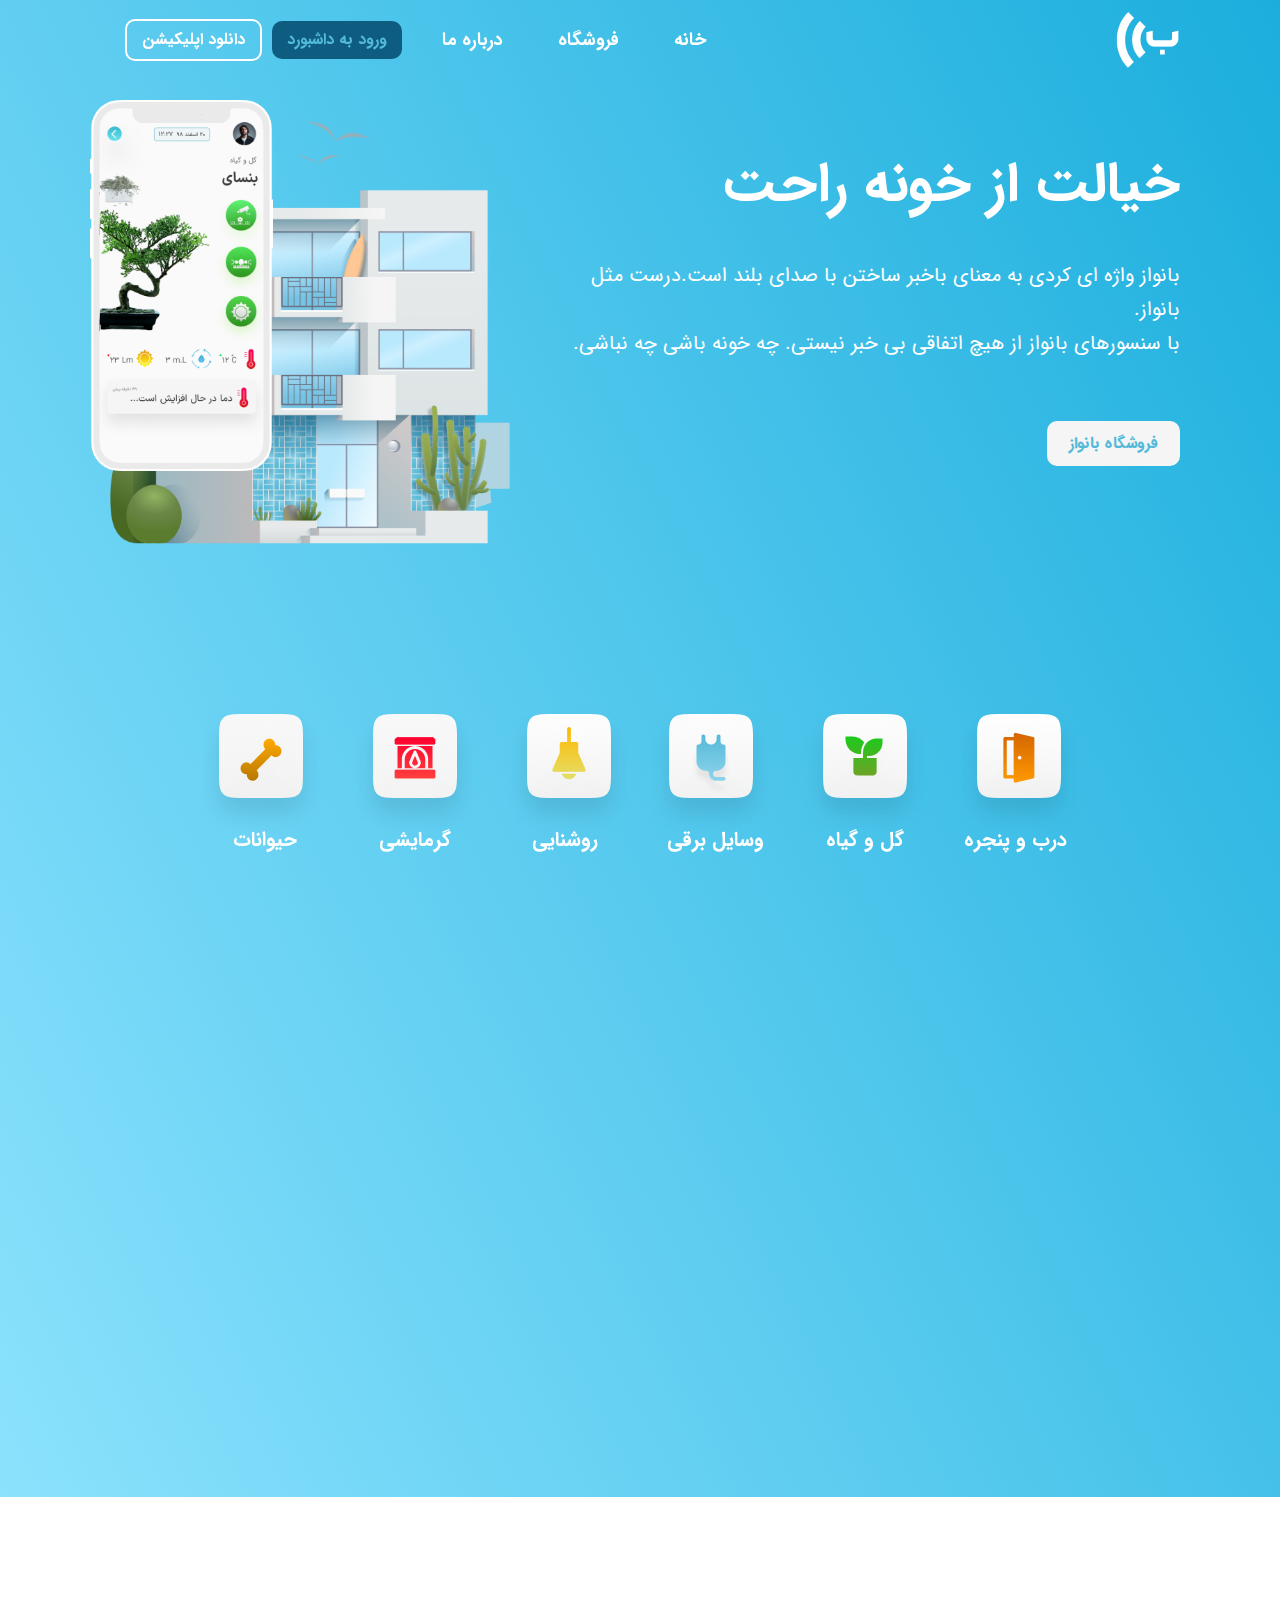
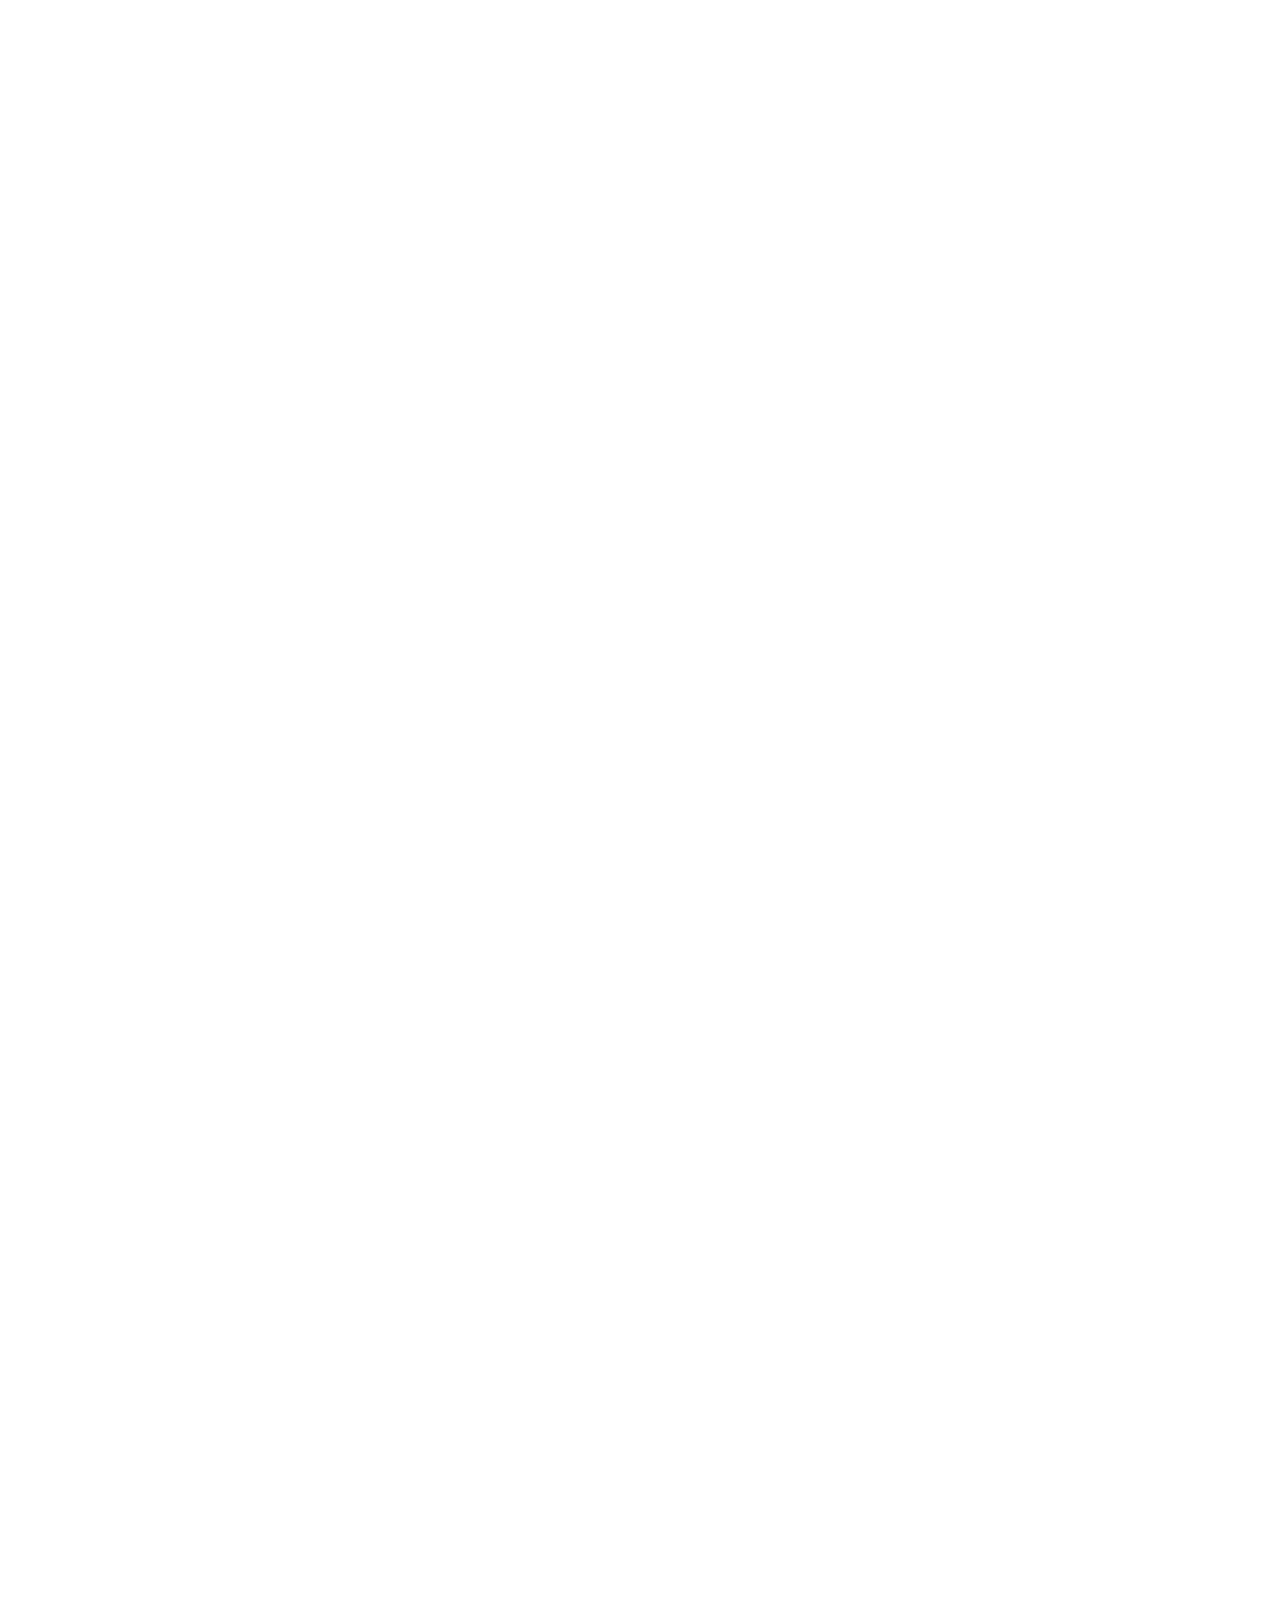
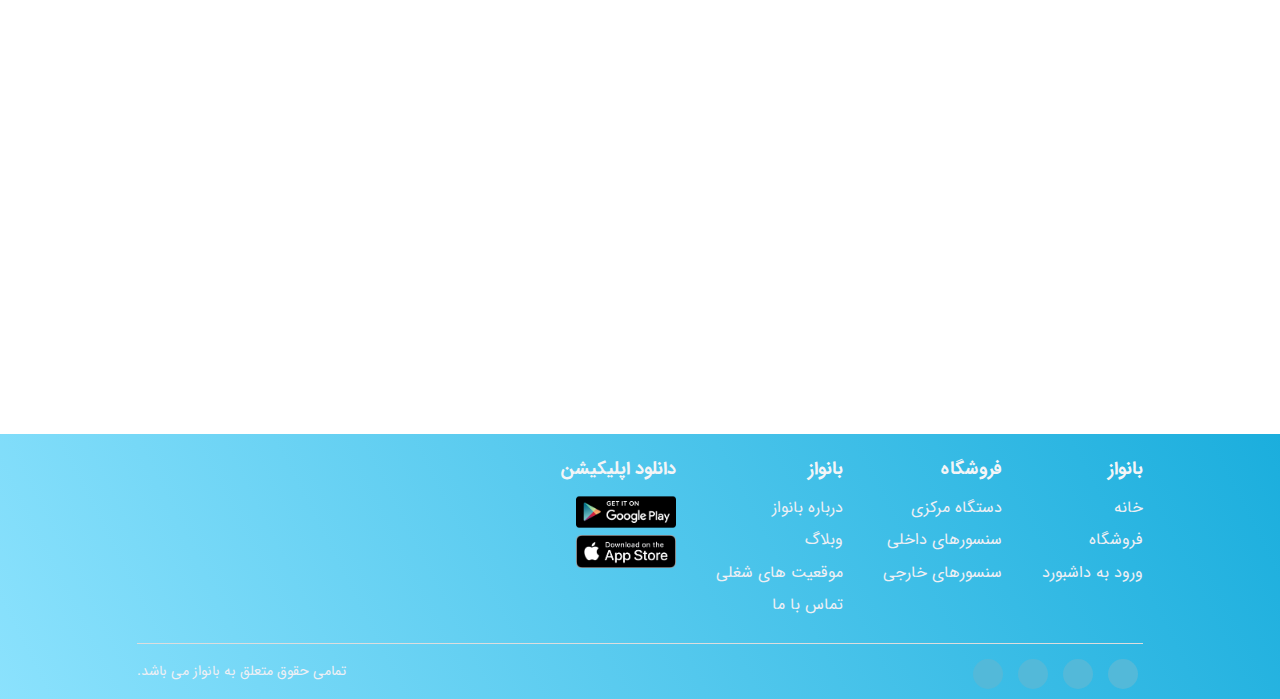
<file: index.html>
<!DOCTYPE html>
<html lang="fa" dir="rtl">
  <head>
    <meta charset="UTF-8" />
    <meta http-equiv="X-UA-Compatible" content="IE=edge" />
    <meta name="viewport" content="width=device-width, initial-scale=1.0" />
    <link rel="stylesheet" href="/css/fonts.css" />
    <link rel="stylesheet" href="/css/style.css" />
    <link
      rel="stylesheet"
      href="https://cdnjs.cloudflare.com/ajax/libs/font-awesome/6.1.2/css/all.min.css"
      integrity="sha512-1sCRPdkRXhBV2PBLUdRb4tMg1w2YPf37qatUFeS7zlBy7jJI8Lf4VHwWfZZfpXtYSLy85pkm9GaYVYMfw5BC1A=="
      crossorigin="anonymous"
      referrerpolicy="no-referrer"
    />
    <link href="https://unpkg.com/aos@2.3.1/dist/aos.css" rel="stylesheet">
    <title>Banvaaz Demo</title>
  </head>
  <body>
    <div class="bg-wrapper">
      <header class="main-header">
        <nav class="nav container">
          <a href="#" class="nav__logo"
            ><img src="/assets/images/Logo.png" alt="logo"
          /></a>
          <div class="nav__buttons">
            <div><a href="#" class="btn">فروشگاه بانواز</a></div>
            <div class="nav__toggler">
              <div class="bar bar-one"></div>
              <div class="bar bar-two"></div>
              <div class="bar bar-three"></div>
            </div>
          </div>
          <ul class="nav__list">
            <li class="nav__item"><a href="#">خانه</a></li>
            <li class="nav__item"><a href="#">فروشگاه</a></li>
            <li class="nav__item"><a href="#">درباره ما</a></li>
            <li class="nav__item cta">
              <a href="#" class="btn btn--dashboard">ورود به داشبورد</a>
              <a href="#" class="btn btn--download">دانلود اپلیکیشن</a>
            </li>
          </ul>
        </nav>
      </header>
      <section class="hero container block">
        <div class="hero-wrapper">
          <div class="hero__detail">
            <h1>خیالت از خونه راحت</h1>
            <p>
              بانواز واژه ای کردی به معنای باخبر ساختن با صدای بلند است.درست مثل
              بانواز.<br />با سنسورهای بانواز از هیچ اتفاقی بی خبر نیستی. چه خونه
              باشی چه نباشی.
            </p>
            <button class="btn">فروشگاه بانواز</button>
          </div>
          <div class="hero__img">
            <img
              src="/assets/images/home.png"
              alt="home-image"
              class="home-img"
            />
            <img
              src="/assets/images/iPhone.png"
              alt="iPhone-image"
              class="mobile-img"
            />
          </div>
        </div>
      </section>
      <section class="sensors container block" data-aos="fade-up" data-aos-duration="1000">
        <div class="sensors__items">
          <div class="sensors__item">
            <img src="/assets/images/sensor-1.png" alt="window-sensor">
            <p>درب و پنجره</p>
          </div>
          <div class="sensors__item">
            <img src="/assets/images/sensor-2.png" alt="plant-sensor">
            <p>گل و گیاه</p>
          </div>
          <div class="sensors__item">
            <img src="/assets/images/sensor-3.png" alt="electronic-sensor">
            <p>وسایل برقی</p>
          </div>
          <div class="sensors__item">
            <img src="/assets/images/sensor-4.png" alt="lighting-sensor">
            <p>روشنایی</p>
          </div>
          <div class="sensors__item">
            <img src="/assets/images/sensor-5.png" alt="heating-sensor">
            <p>گرمایشی</p>
          </div>
          <div class="sensors__item">
            <img src="/assets/images/sensor-6.png" alt="pet-sensor">
            <p>حیوانات</p>
          </div>
        </div>
      </section>
      <section class="info info-device" data-aos="fade-up" data-aos-duration="1000">
        <div class="container block">
          <div class="info-wrapper">
            <div class="info__img">
              <img src="/assets/images/device.png" alt="device-image" />
            </div>
            <div class="info__detail">
              <h2>مدیریت با دستگاه مرکزی</h2>
              <p>بانواز برای مدیریت و کنترل سنسورهای خودش از یک دستگاه مرکزی استفاده میکنه که همه چیز تحت کنترل همین دستگاه مرکزیه. دستگاه به کمک اینترنت به گوشی شما متصل میشه و شما میتونین همه چیز رو تحت کنترل خودتون بگیرین.</p>
            </div>
          </div>
        </div>
      </section>
    </div>
    <section class="info info-child" data-aos="fade-up" data-aos-duration="1000">
      <div class="container block">
        <div class="info-wrapper">
          <div class="info__img">
            <img src="/assets/images/child.png" alt="child-image" />
          </div>
          <div class="info__detail">
            <h2>دارای تنظیمات مخصوص کودکان</h2>
            <p>نگران تغییر تنظیمات بانواز توسط فرزند عزیزت نباش.</p>
            <button class="btn">دانلود بروشور</button>
          </div>
        </div>
      </div>
    </section>
    <section class="info info-remote" data-aos="fade-up" data-aos-duration="1000">
      <div class="container block">
        <div class="info-wrapper">
          <div class="info__img">
            <img src="/assets/images/iPhone 12 Mini.png" alt="iPhone-image" />
          </div>
          <div class="info__detail">
            <h2>مدیریت خانه روی گوشی</h2>
            <p>با دانلود اپلیکیشن بانواز میتونی تمامی سنسورها رو روی گوشیت مشاهده و کنترل کنی.</p>
        <button class="btn">دانلود اپلیکیشن</button>
          </div>
        </div>
      </div>
    </section>
    <section class="features" data-aos="fade-up" data-aos-duration="1000">
      <div class="container block">
        <h2>قابلیت های ویژه بانواز</h2>
        <div class="features__items">
          <div class="features__item">
            <div class="feature__img">
              <img src="/assets/images/feature-1.png" alt="pet-feature" />
            </div>
            <div class="feature__text">
              <p>
                سنسورهایی که برای حیوان های خانگی شما نصب میشن میتونن با هوش
                مصنوعی گرسنه بودن اون رو تشخیص بدن!
              </p>
            </div>
          </div>
          <div class="features__item">
            <div class="feature__img">
              <img src="/assets/images/feature-2.png" alt="plant-feature" />
            </div>
            <div class="feature__text">
              <p>
                با محاسبه حرارت اطراف خاک گیاهان میشه فهمید کی باید دوباره به
                گیاه ها آب بدی!
              </p>
            </div>
          </div>
          <div class="features__item">
            <div class="feature__img">
              <img
                src="/assets/images/feature-3.png"
                alt="electronic-feature"
              />
            </div>
            <div class="feature__text">
              <p>
                میتونی مدت زمان روشن بودن دستگاه های الکتریکی رو کنترل کنی. یا
                حتی برای روشن بودن اون&nbsp;ها از بانواز کمک بگیری.
              </p>
            </div>
          </div>
          <div class="features__item">
            <div class="feature__img">
              <img src="/assets/images/feature-4.png" alt="window-feature" />
            </div>
            <div class="feature__text">
              <p>
                باز و بسته شدن درب ها و پنجره ها، تشخیص حضور انسان و کلی قابلیت
                دیگه در سنسورهای بانواز!
              </p>
            </div>
          </div>
        </div>
      </div>
    </section>
    <section class="info info-partners" data-aos="fade-up" data-aos-duration="1000">
      <div class="container block">
        <div class="info-wrapper">
          <div class="info__img">
            <img src="/assets/images/partners.png" alt="partners-image" />
          </div>
          <div class="info__detail">
            <h2>رفقای بانواز</h2>
            <p>ما افتخار همکاری با بیش از ده ها شرکت رو در بانواز داریم.</p>
          </div>
        </div>
      </div>
    </section>
    <footer class="main-footer">
      <div class="container footer">
        <div class="footer__item">
          <h6>بانواز</h6>
          <a href="#">خانه</a>
          <a href="#">فروشگاه</a>
          <a href="#">ورود به داشبورد</a>
        </div>
        <div class="footer__item">
          <h6>فروشگاه</h6>
          <a href="#">دستگاه مرکزی</a>
          <a href="#">سنسورهای داخلی</a>
          <a href="#">سنسورهای خارجی</a>
        </div>
        <div class="footer__item">
          <h6>بانواز</h6>
          <a href="#">درباره بانواز</a>
          <a href="#">وبلاگ</a>
          <a href="#">موقعیت های شغلی</a>
          <a href="#">تماس با ما</a>
        </div>
        <div class="footer__item footer__download">
          <h6>دانلود اپلیکیشن</h6>
          <a href="#">
            <img src="/assets/images/google-play.png" alt="get it on Google Play">
          </a>
          <a href="#">
            <img src="/assets/images/app-store.png" alt="get it on App Store">
          </a>
        </div>
        <div class="footer__social">
          <div class="footer__icons">
            <a href="#"><i class="fa-brands fa-youtube"></i></a>
            <a href="#"><i class="fa-brands fa-twitter"></i></a>
            <a href="#"><i class="fa-brands fa-dribbble"></i></a>
            <a href="#"><i class="fa-brands fa-instagram"></i></a>
          </div>
          <div>
            <p>تمامی حقوق متعلق به بانواز می باشد.</p>
          </div>
        </div>
      </div>
    </footer>

    <script src="https://unpkg.com/aos@2.3.1/dist/aos.js"></script>
    <script>
      AOS.init();
    </script>
    <script src="/js/main.js"></script>
  </body>
</html>
</file>
<file: css/fonts.css>
@font-face {
  font-family: "IRANSans";
  font-weight: normal;
  font-style: normal;
  src: url("/assets/fonts/IRANSansWeb.woff") format("woff");
}

@font-face {
  font-family: "IRANSans";
  font-weight: bold;
  font-style: normal;
  src: url("/assets/fonts/IRANSansWeb_Bold.woff") format("woff");
}

body , button {
  font-family: "IRANSans";
}
</file>
<file: css/style.css>
/* Reset */
*,
*::before,
*::after {
  margin: 0;
  padding: 0;
  box-sizing: border-box;
}

/* Root Variables */
:root {
  --color-primary-light: #53b9d9;
  --color-primary-dark: #0e5d80;
  --color-secondary-light: #5bb1cc;
  --color-body: #474747;
  --color-white: #fff;
}

/* Typography */
html {
  font-size: 62.5%;
}

body {
  color: var(--color-body);
  font-size: 1.4rem;
  font-weight: normal;
  line-height: 1.7;
}

h1,
h2,
h3 {
  font-weight: bold;
}

h1 {
  font-size: 3rem;
}

h2 {
  font-size: 2rem;
}

@media screen and (min-width: 1024px) {
  body {
    font-size: 1.8rem;
  }
  h1 {
    font-size: 5.5rem;
  }
  h2 {
    font-size: 3.5rem;
  }
}

/* Container */
.container {
  max-width: 1140px;
  margin: 0 auto;
}

/* Block */
.block {
  padding: 3rem 2rem;
}

@media screen and (min-width: 1024px) {
  .block {
    padding: 5rem 2rem;
  }
}

.bg-wrapper{
  background: linear-gradient(243.02deg, #10A9DA -9.92%, #92E5FF 106.28%);
}

/* Buttons */
.btn {
  cursor: pointer;
  border-radius: 10px;
  border: 0;
  outline: 0;
  padding: 0.8rem 1.5rem;
  font-weight: bold;
  text-align: center;
  white-space: nowrap;
  font-size: 1.4rem;
}

@media screen and (min-width: 1024px) {
  .btn {
    font-size: 1.6rem;
    padding: 1rem 2.2rem;
  }
}

/* Sensors */
.sensors__items {
  padding: 4rem 0 6rem;
  display: grid;
  gap: 2rem 0;
  grid-template-columns: repeat(3, minmax(90px, 150px));
  justify-content: center;
  align-content: center;
}

.sensors__item {
  display: flex;
  flex-direction: column;
  align-items: center;
  justify-content: center;
}

.sensors__item p {
  font-weight: bold;
  color: var(--color-white);
  font-size: 1.5rem;
  margin-top: -2rem;
}

@media screen and (min-width: 1024px) {
  .sensors__items {
    grid-template-columns: repeat(6, minmax(100px, 150px));
  }
  .sensors__item p {
    font-size: 2rem;
    margin-top: -1.5rem;
  }
}

/* Features */
.features {
  background-color: #7edcf9;
}

.features h2 {
  color: var(--color-primary-dark);
  padding: 0 1rem 3rem;
}

.features__items {
  display: flex;
  flex-direction: row;
  justify-content: center;
  flex-wrap: wrap;
}

.features__item {
  display: flex;
  flex-direction: column;
  align-items: center;
  flex-basis: 50%;
  padding: 1rem;
}

.feature__img img {
  width: 100%;
  border-radius: 10px;
}

.features__item .feature__text {
  max-width: 255px;
}

@media screen and (max-width: 400px) {
  .feature__text {
    font-size: 1.2rem;
  }
}

@media screen and (min-width: 1024px) {
  .features__items {
    justify-content: space-between;
    flex-wrap: nowrap;
  }
  .features__item {
    flex-basis: 25%;
    padding: 1.5rem;
  }
}

/* Info */
.info-wrapper {
  display: flex;
  align-items: center;
}

.info__img {
  width: 50%;
  display: flex;
  justify-content: center;
}

.info__img img {
  width: 80%;
}

.info__detail {
  width: 50%;
  padding-right: 1rem;
}

.info__detail h2 {
  margin: 3.5rem 0;
  color: var(--color-primary-dark);
}

.info__detail p {
  margin-bottom: 3rem;
}

.info__detail .btn {
  color: var(--color-white);
  background-color: var(--color-secondary-light);
}

@media screen and (max-width: 550px) {
  .info__img img {
    width: 100%;
  }
  .info__detail h2 {
    font-size: 1.6rem;
  }
  .info__detail p {
    margin-bottom: 2rem;
  }
}

@media screen and (min-width: 1024px) {
  .info__img img {
    width: 80%;
  }
  .info__detail p {
    margin-bottom: 3.5rem;
  }
}

/* Info-device */
.info-device .info-wrapper{
  padding: 2rem 0;
  flex-direction: column;
}

.info-device .info__img{
  width: 50%;
}

.info-device .info__img img {
  width: 100%;
}

.info-device .info__detail {
  width: 65%;
  text-align: center;
  padding-right: 0;
}

.info-device .info__detail h2 {
  margin: 1.5rem 0;
  color: var(--color-white);
}

.info-device .info__detail p {
  color: var(--color-white);
  margin-bottom: 0;
}

@media screen and (min-width:1024px) {
  .info-device .info__img{
    order: 2;
  }
  .info-device .info__detail h2 {
    margin: 3rem 0;
  }
  .info-device .info__detail p {
    margin-bottom: 5rem;
  }
}

/* Info-child */
.info-child{
  background-color: #f6f6f6;
}

/* Info-partners */
.info-partners .info-wrapper{
  flex-direction: column;
}

.info-partners .info__detail{
  width: auto;
  align-self: flex-start;
}

.info-partners .info__img{
  order: 1;
}

@media screen and (min-width:1024px) {
  .info-partners .info-wrapper{
    flex-direction: row;
  }
  .info-partners .info__detail{
    width: 50%;
    align-self: center;
  }
  .info-partners .info__img img {
    width: 70%;
  }
}

/* Info-remote */
.info-remote .info__img img{
  width: auto;
  height: 320px;
}

.info-remote .info__detail .btn{
  color: var(--color-primary-dark);
  border: 2px solid var(--color-primary-dark);
  background-color: transparent;
}

@media screen and (max-width: 550px) {
  .info-remote .info__img img{
    width: auto;
    height: 250px;
  }
}

@media screen and (min-width: 1024px) {
  .info-remote .info__img img{
    width: auto;
    height: 450px;
  }
}

/* Navbar */
.main-header {
  position: fixed;
  background-color: transparent;
  width: 100%;
  top: 0;
  left: 0;
  z-index: 10;
}

.main-header.scroll{
  background-color: var(--color-secondary-light);
} 

.nav {
  display: flex;
  flex-direction: row;
  justify-content: space-between;
  align-items: center;
  flex-wrap: wrap;
  padding: 1.2rem 2rem;
}

.nav__logo {
  display: flex;
  align-items: center;
  justify-content: center;
}

.nav__list {
  width: 100%;
  display: flex;
  flex-direction: column;
  max-height: 0;
  opacity: 0;
  overflow: hidden;
  transition: all 0.4s ease-out;
}

.nav.nav__expanded{
  background-color: var(--color-secondary-light);
}

.nav.nav__expanded .nav__list {
  max-height: 100vh;
  opacity: 1;
  margin-top: 2rem;
}

.nav__list .nav__item {
  list-style: none;
  margin-bottom: 0.5rem;
}

.nav__list .nav__item:not(:last-child) {
  border-bottom: 1px solid var(--color-white);
}

.nav__list .nav__item a {
  text-decoration: none;
  cursor: pointer;
  color: var(--color-white);
  display: inline-block;
  padding: 0.5rem 1.5rem;
  font-weight: bold;
  transition: all 0.3s ease-in;
}

.nav__list .nav__item a:hover {
  transform: translateX(-5px);
}

.nav__item.cta {
  display: flex;
  flex-direction: column;
  align-items: center;
  padding-top: 2rem;
}

.nav__item.cta .btn {
  margin-bottom: 1rem;
  width: 80%;
}

.nav__item.cta .btn--dashboard {
  color: var(--color-primary-light);
  background-color: var(--color-primary-dark);
}

.nav__item.cta .btn--download {
  color: var(--color-white);
  border: 2px solid var(--color-white);
  background-color: transparent;
}

.nav__buttons {
  display: flex;
  justify-content: space-between;
  align-items: center;
}

.nav__buttons .btn {
  text-decoration: none;
  color: var(--color-white);
  background-color: var(--color-primary-dark);
  border-radius: 8px;
  margin-left: 1rem;
  padding: 0.5rem 1.5rem;
  transition: all 0.4s ease-in-out;
}

.nav__buttons .btn:hover {
  box-shadow: 0px 0px 10px 5px rgba(0, 0, 0, 0.07);
}

@media screen and (min-width: 1024px) { 
  .nav__buttons {
    display: none;
  }
  .nav__list {
    width: auto;
    max-height: 100%;
    opacity: 1;
    flex-direction: row;
    justify-content: space-between;
    align-items: center;
  }
  .nav__list .nav__item {
    margin-bottom: 0;
    margin-left: 2.5rem;
  }
  .nav__list .nav__item:not(:last-child) {
    border-bottom: 0;
  }
  .nav__item.cta {
    flex-direction: row;
    padding-top: 0;
  }
  .nav__item.cta .btn {
    margin-left: 1rem;
    margin-bottom: 0;
    width: auto;
  }
}

/* Toggler */
.nav__toggler {
  cursor: pointer;
  background-color: var(--color-white);
  padding: 0.5rem 0.7rem;
  border-radius: 8px;
}

.nav__toggler .bar {
  width: 20px;
  height: 3px;
  margin: 3px 0;
  border-radius: 10px;
  background-color: var(--color-primary-dark);
  transition: all 0.4s ease-out;
}

.nav.nav__expanded .bar-one {
  transform: rotate(-45deg) translate(-5px, 4px);
}

.nav.nav__expanded .bar-two {
  opacity: 0;
  transform: translateX(-20px);
}

.nav.nav__expanded .bar-three {
  transform: rotate(45deg) translate(-4px, -4px);
}

/* Footer */
.main-footer {
  background: linear-gradient(243.02deg, #10A9DA -9.92%, #92E5FF 106.28%);
  width: 100%;
  padding: 2rem 2rem 0;
  display: flex;
  align-items: center;
}

.main-footer .footer {
  display: flex;
  flex-direction: column;
}

.footer .footer__item {
  display: flex;
  flex-direction: column;
  margin-bottom: 2rem;
}

.footer__item h6 {
  color: #f4f5f7;
  font-size: 1.6rem;
  font-weight: bold;
  margin-bottom: 1rem;
}

.footer__item a {
  text-decoration: none;
  color: #eeeff4;
  font-size: 1.4rem;
  margin-bottom: 0.5rem;
  cursor: pointer;
  transition: all 0.3s ease-out;
}

.footer__item a:hover , .footer__social a:hover {
  color: var(--color-primary-dark);
}

.footer .footer__social {
  width: 100%;
  display: flex;
  flex-direction: column;
  justify-content: center;
  align-items: center;
  border-top: 1px solid #ddd;
  padding: 1rem 0;
}

.footer__social a {
  text-decoration: none;
  color: #eeeff4;
  font-size: 1.6rem;
  cursor: pointer;
  transition: all 0.3s ease-out;
  background-color: var(--color-primary-light);
  border-radius: 100%;
  display: inline-flex;
  justify-content: center;
  align-items: center;
  width: 30px;
  height: 30px;
  margin: 0 0.5rem;
}

.footer__social .footer__icons{
  margin-bottom: 1rem;
}

.footer__social p{
  font-size: 1.2rem;
  color: #eeeff4;
}

.footer__download a{
  display: flex;
  align-items: center;
  width: 100px;
  height: 35px;
}

.footer__download a img{
  width: 100%;
}

@media screen and (min-width: 768px) {
  .main-footer .footer {
    flex-direction: row;
    flex-wrap: wrap;
  }
  .footer .footer__item{
    margin-left: 4rem;
  }
  .footer .footer__social {
    flex-direction: row;
    justify-content: space-between;
    align-items: center;
  }
  .footer__social .footer__icons{
    margin-bottom: 0;
  }
  .footer__item h6{
    font-size: 1.8rem;
  }
  .footer__item a{
    font-size: 1.6rem;
  }
  .footer__social p{
    font-size: 1.4rem;
  }
}

/* Hero section */
.hero{
  padding-top: 10rem;
}

.hero-wrapper{
  display: flex;
  flex-direction: column;
  justify-content: center;
}

.hero__detail{
  order: 1;
  padding: 1rem;
  padding-left: 3rem;
}

.hero__detail h1{
  color: var(--color-white);
  margin: 2.5rem 0 0.7rem;
}

.hero__detail p{
  color: var(--color-white);
  margin-bottom: 1.8rem;
  font-size: 1.6rem;
}

.hero__detail .btn{
  color: var(--color-primary-light);
  background-color: #F5F5F5;
}

.hero__detail .btn:hover{
  box-shadow: 0px 15px 20px rgba(0, 0, 0, 0.2);
}

.hero__img{
  align-self: center;
  position: relative;
  padding: 2rem;
  display: flex;
  justify-content: center;
  align-items: center;
}

.hero__img .home-img{
  width: 75%;
}

.hero__img .mobile-img{
  position: absolute;
  height: 80%;
  top: 0;
  right: 5%;
}

@media screen and (min-width: 1024px) {
  .hero-wrapper{
    flex-direction: row;
    align-items: center;
  }
  .hero__detail{
    order: 0;
    width: 60%;
    align-self: flex-start;
  }
  .hero__detail h1{
    margin: 3rem 0 2.5rem;
  }
  .hero__detail p{
    margin-bottom: 6rem;
    font-size: 2rem;
  }
  .hero__img{
    width: 40%;
  }
  .hero__img .home-img{
    width: 100%;
  }
  .hero__img .mobile-img{
    right:auto;
    left: 0;
  }
}
</file>
